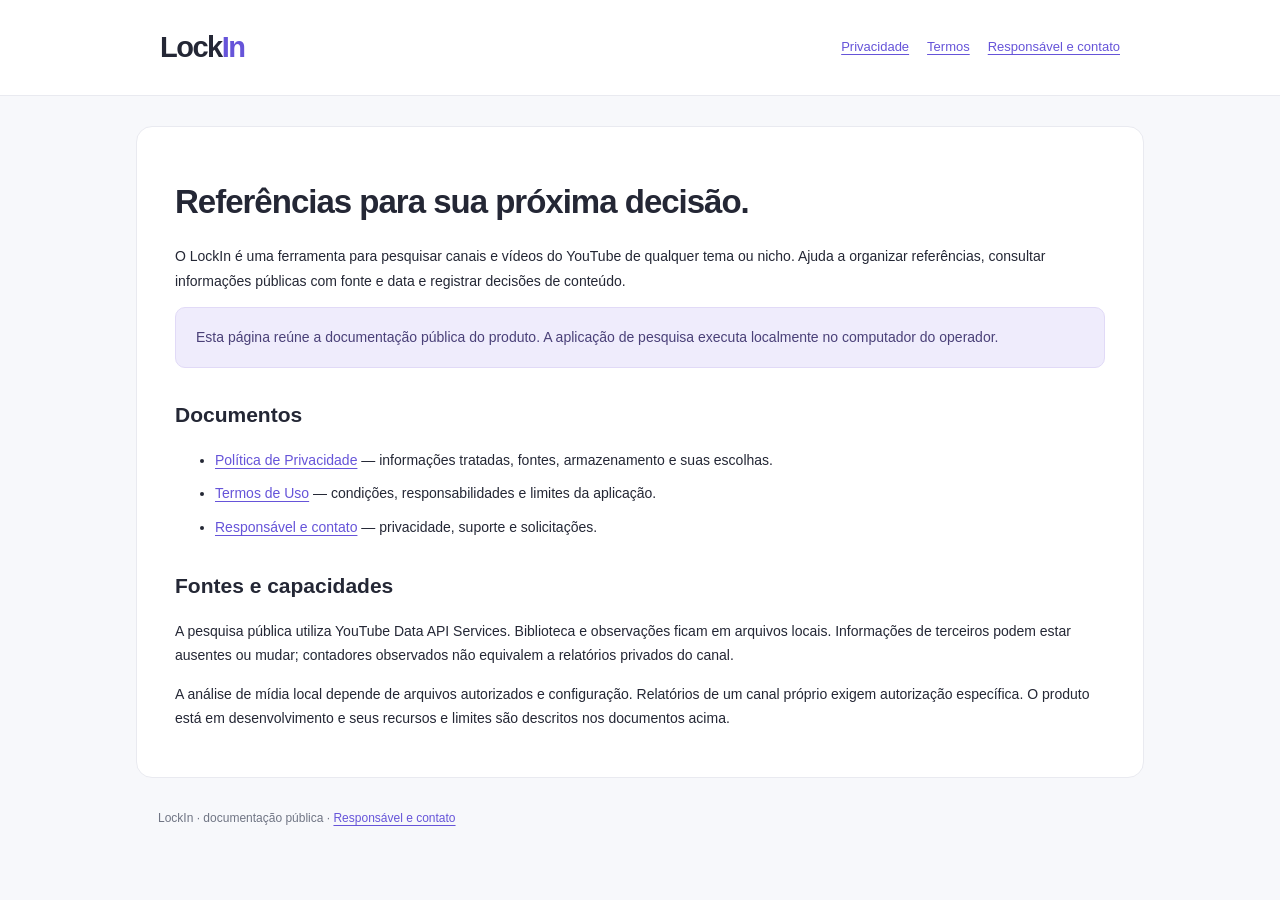
<file: index.html>
<!doctype html>
<html lang="pt-BR"><head><meta charset="utf-8"><meta name="viewport" content="width=device-width,initial-scale=1"><meta name="robots" content="noindex"><meta name="description" content="Documentação, Política de Privacidade e Termos de Uso do LockIn, ferramenta de pesquisa de canais e vídeos de qualquer tema."><title>LockIn · Documentação</title><link rel="stylesheet" href="legal/legal.css"></head><body>
<a class="skip" href="#content">Ir para o conteúdo</a><header><a class="brand" href="./">Lock<span>In</span></a><nav aria-label="Documentos"><a href="legal/privacy.html">Privacidade</a><a href="legal/terms.html">Termos</a><a href="legal/contact.html">Responsável e contato</a></nav></header>
<main id="content"><h1>Referências para sua próxima decisão.</h1><p>O LockIn é uma ferramenta para pesquisar canais e vídeos do YouTube de qualquer tema ou nicho. Ajuda a organizar referências, consultar informações públicas com fonte e data e registrar decisões de conteúdo.</p><div class="notice"><p>Esta página reúne a documentação pública do produto. A aplicação de pesquisa executa localmente no computador do operador.</p></div><section><h2>Documentos</h2><ul><li><a href="legal/privacy.html">Política de Privacidade</a> — informações tratadas, fontes, armazenamento e suas escolhas.</li><li><a href="legal/terms.html">Termos de Uso</a> — condições, responsabilidades e limites da aplicação.</li><li><a href="legal/contact.html">Responsável e contato</a> — privacidade, suporte e solicitações.</li></ul></section><section><h2>Fontes e capacidades</h2><p>A pesquisa pública utiliza YouTube Data API Services. Biblioteca e observações ficam em arquivos locais. Informações de terceiros podem estar ausentes ou mudar; contadores observados não equivalem a relatórios privados do canal.</p><p>A análise de mídia local depende de arquivos autorizados e configuração. Relatórios de um canal próprio exigem autorização específica. O produto está em desenvolvimento e seus recursos e limites são descritos nos documentos acima.</p></section></main><footer>LockIn · documentação pública · <a href="legal/contact.html">Responsável e contato</a></footer></body></html>
</file>
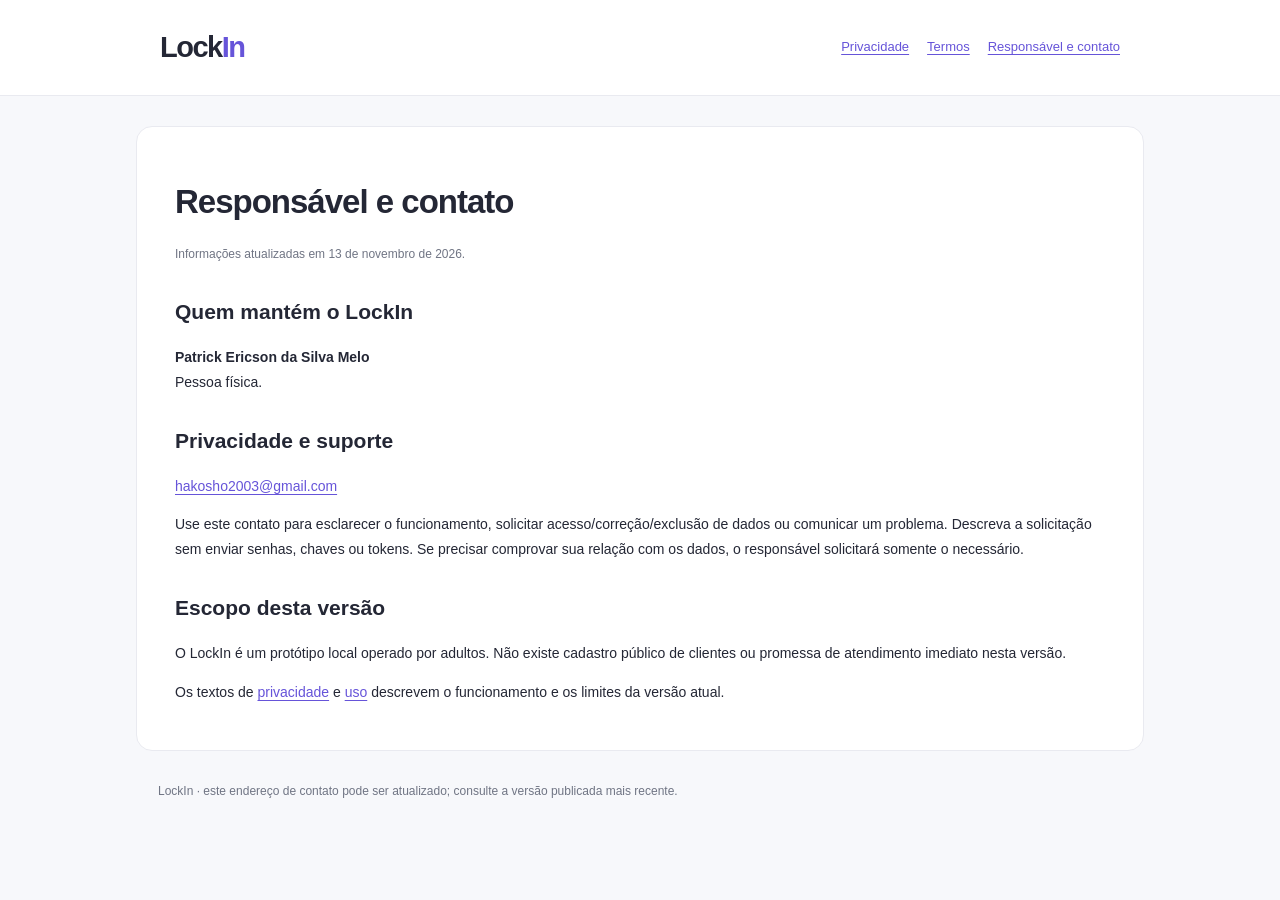
<file: legal/contact.html>
<!doctype html><html lang="pt-BR"><head><meta charset="utf-8"><meta name="viewport" content="width=device-width,initial-scale=1"><meta name="robots" content="noindex"><title>Responsável e contato · LockIn</title><link rel="stylesheet" href="./legal.css"></head><body>
<a class="skip" href="#content">Ir para o conteúdo</a><header><a class="brand" href="../">Lock<span>In</span></a><nav aria-label="Documentos"><a href="./privacy.html">Privacidade</a><a href="./terms.html">Termos</a><a href="./contact.html" aria-current="page">Responsável e contato</a></nav></header>
<main id="content"><h1>Responsável e contato</h1><p class="version">Informações atualizadas em 13 de novembro de 2026.</p><section class="contact-card"><h2>Quem mantém o LockIn</h2><p><strong>Patrick Ericson da Silva Melo</strong><br>Pessoa física.</p><h2>Privacidade e suporte</h2><p><a href="mailto:hakosho2003@gmail.com">hakosho2003@gmail.com</a></p><p>Use este contato para esclarecer o funcionamento, solicitar acesso/correção/exclusão de dados ou comunicar um problema. Descreva a solicitação sem enviar senhas, chaves ou tokens. Se precisar comprovar sua relação com os dados, o responsável solicitará somente o necessário.</p></section><section><h2>Escopo desta versão</h2><p>O LockIn é um protótipo local operado por adultos. Não existe cadastro público de clientes ou promessa de atendimento imediato nesta versão.</p><p>Os textos de <a href="./privacy.html">privacidade</a> e <a href="./terms.html">uso</a> descrevem o funcionamento e os limites da versão atual.</p></section></main><footer>LockIn · este endereço de contato pode ser atualizado; consulte a versão publicada mais recente.</footer></body></html>
</file>
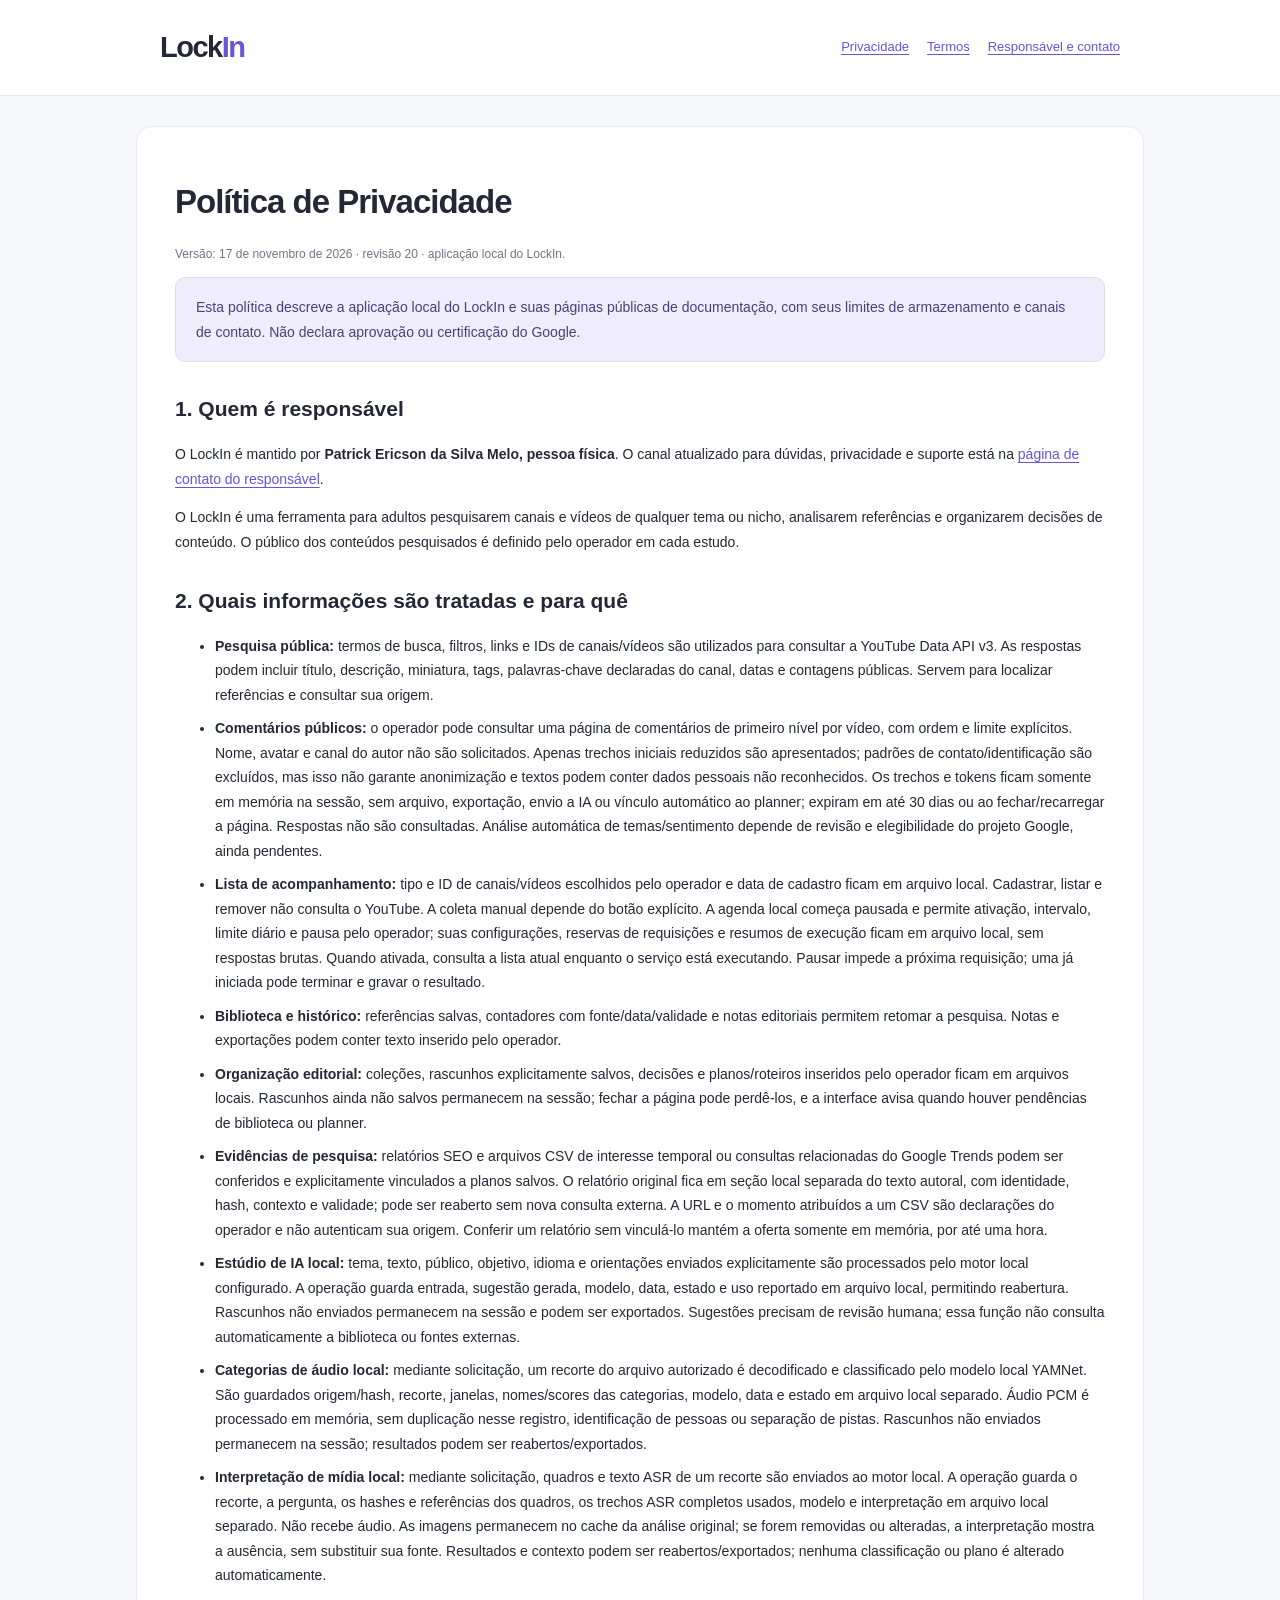
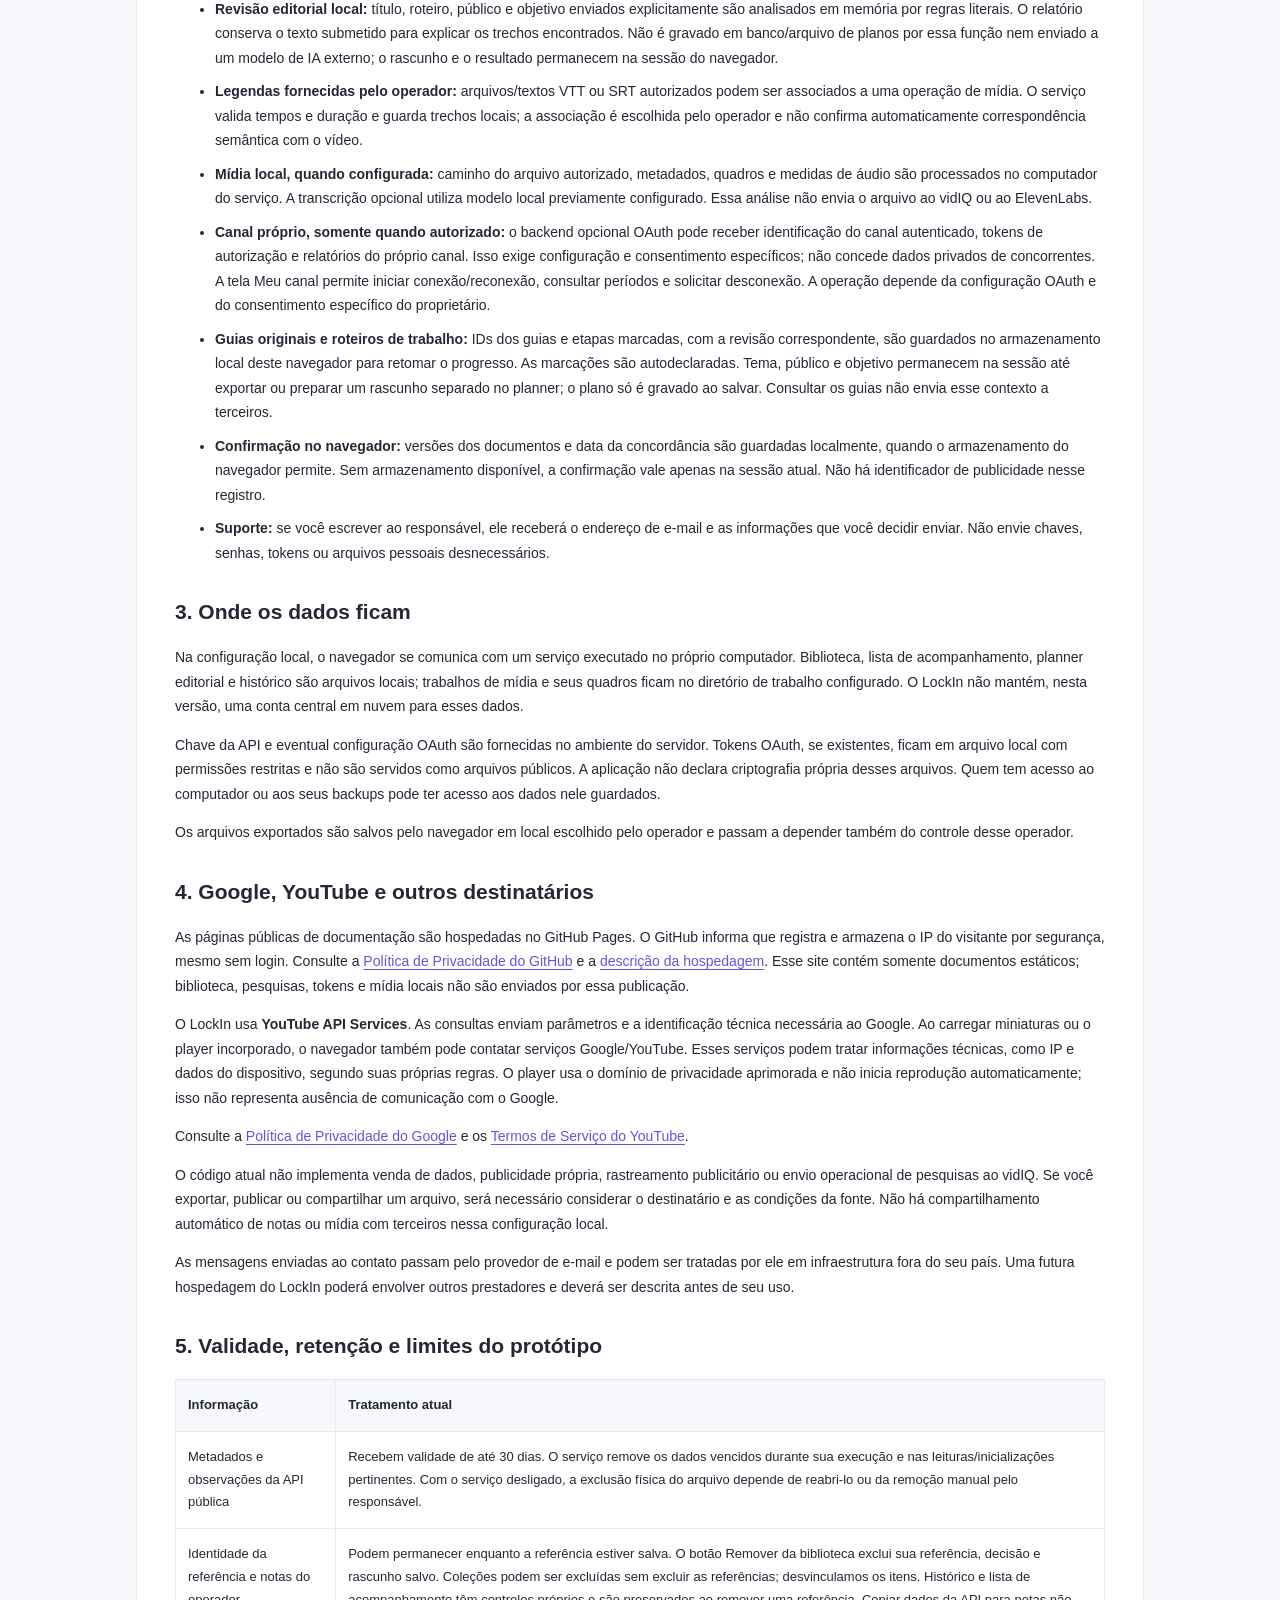
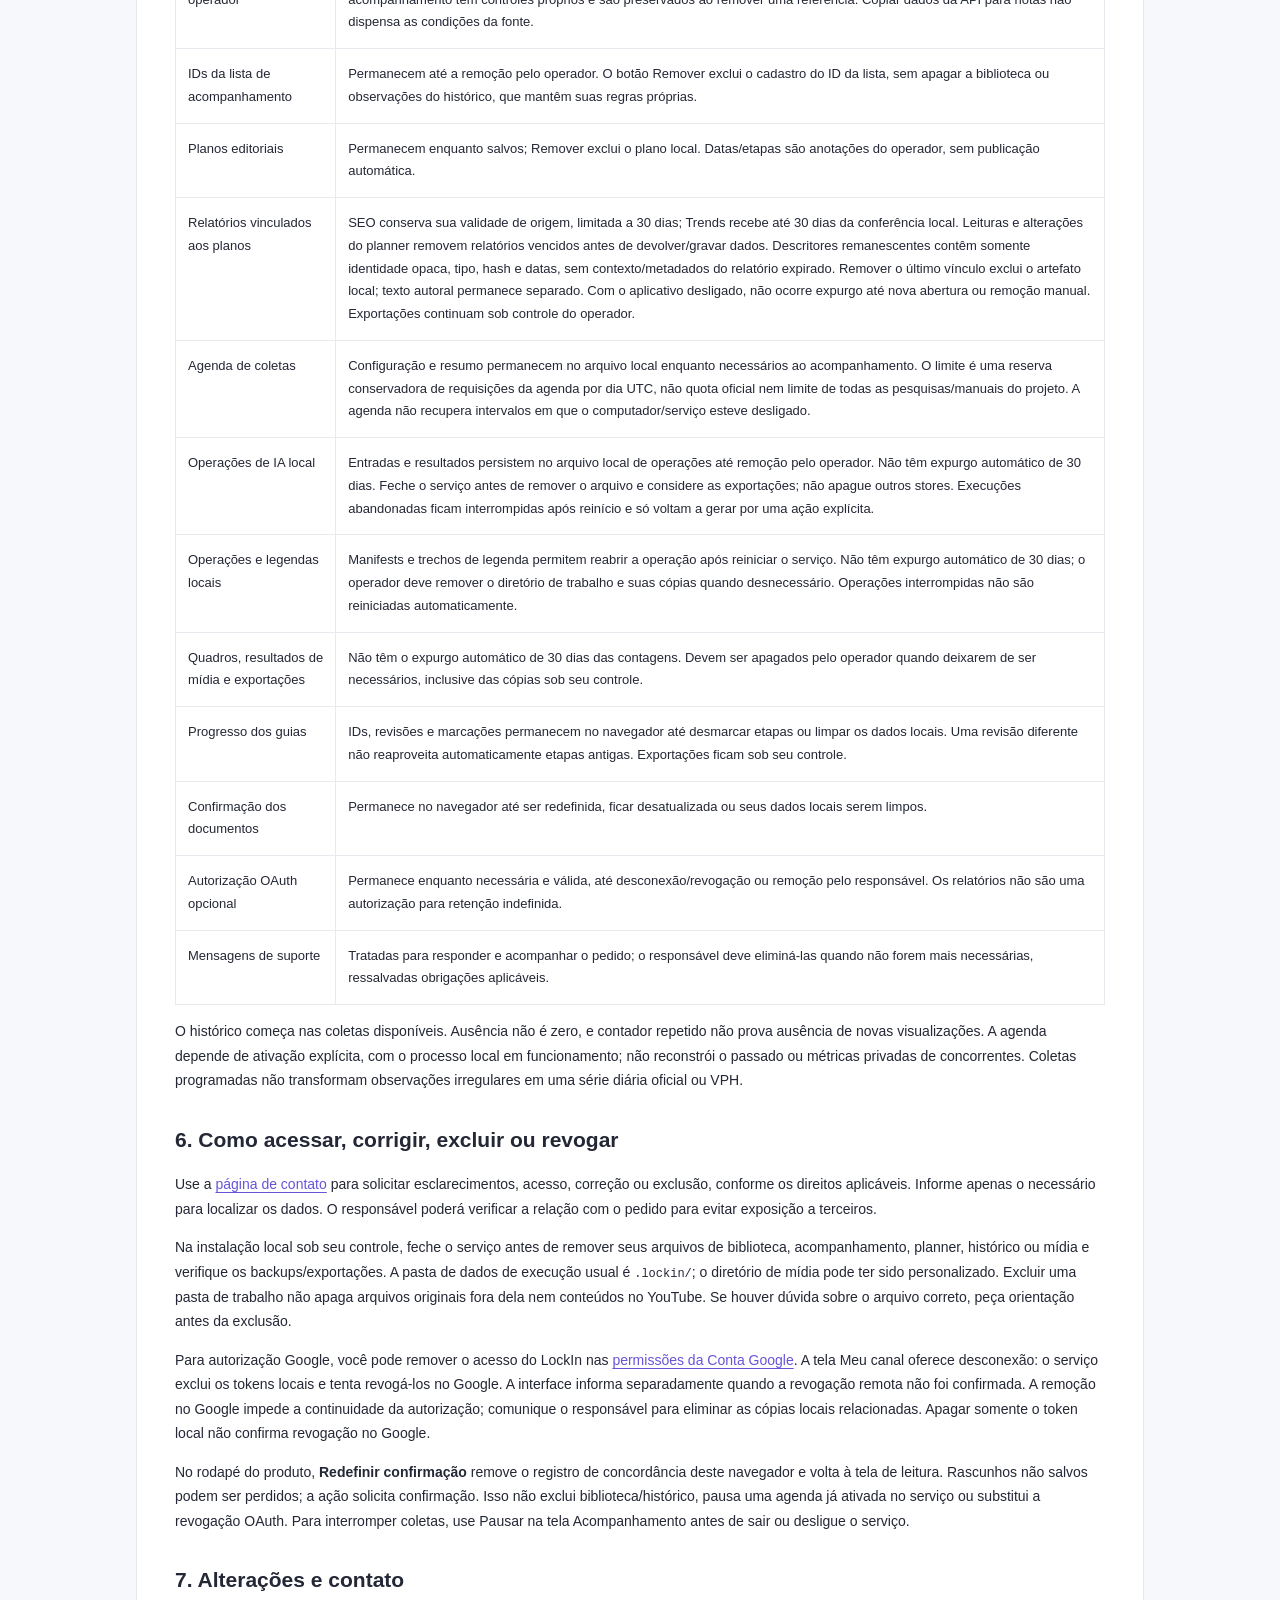
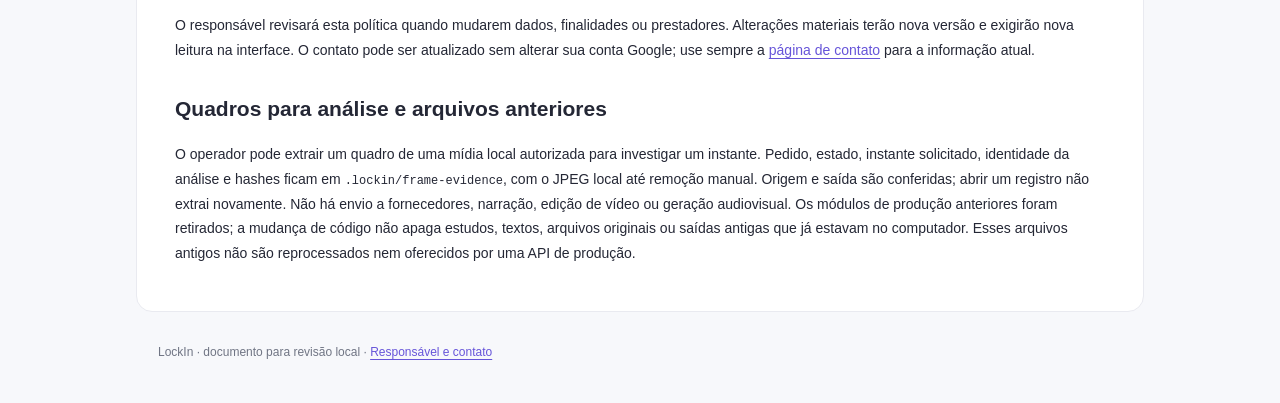
<file: legal/privacy.html>
<!doctype html><html lang="pt-BR"><head><meta charset="utf-8"><meta name="viewport" content="width=device-width,initial-scale=1"><meta name="robots" content="noindex"><title>Privacidade · LockIn</title><link rel="stylesheet" href="./legal.css"></head><body>
<a class="skip" href="#content">Ir para o conteúdo</a><header><a class="brand" href="../">Lock<span>In</span></a><nav aria-label="Documentos"><a href="./privacy.html" aria-current="page">Privacidade</a><a href="./terms.html">Termos</a><a href="./contact.html">Responsável e contato</a></nav></header>
<main id="content"><h1>Política de Privacidade</h1><p class="version">Versão: 17 de novembro de 2026 · revisão 20 · aplicação local do LockIn.</p>
<div class="notice"><p>Esta política descreve a aplicação local do LockIn e suas páginas públicas de documentação, com seus limites de armazenamento e canais de contato. Não declara aprovação ou certificação do Google.</p></div>
<section><h2>1. Quem é responsável</h2><p>O LockIn é mantido por <strong>Patrick Ericson da Silva Melo, pessoa física</strong>. O canal atualizado para dúvidas, privacidade e suporte está na <a href="./contact.html">página de contato do responsável</a>.</p><p>O LockIn é uma ferramenta para adultos pesquisarem canais e vídeos de qualquer tema ou nicho, analisarem referências e organizarem decisões de conteúdo. O público dos conteúdos pesquisados é definido pelo operador em cada estudo.</p></section>
<section><h2>2. Quais informações são tratadas e para quê</h2><ul>
<li><strong>Pesquisa pública:</strong> termos de busca, filtros, links e IDs de canais/vídeos são utilizados para consultar a YouTube Data API v3. As respostas podem incluir título, descrição, miniatura, tags, palavras-chave declaradas do canal, datas e contagens públicas. Servem para localizar referências e consultar sua origem.</li>



<li><strong>Comentários públicos:</strong> o operador pode consultar uma página de comentários de primeiro nível por vídeo, com ordem e limite explícitos. Nome, avatar e canal do autor não são solicitados. Apenas trechos iniciais reduzidos são apresentados; padrões de contato/identificação são excluídos, mas isso não garante anonimização e textos podem conter dados pessoais não reconhecidos. Os trechos e tokens ficam somente em memória na sessão, sem arquivo, exportação, envio a IA ou vínculo automático ao planner; expiram em até 30 dias ou ao fechar/recarregar a página. Respostas não são consultadas. Análise automática de temas/sentimento depende de revisão e elegibilidade do projeto Google, ainda pendentes.</li>
<li><strong>Lista de acompanhamento:</strong> tipo e ID de canais/vídeos escolhidos pelo operador e data de cadastro ficam em arquivo local. Cadastrar, listar e remover não consulta o YouTube. A coleta manual depende do botão explícito. A agenda local começa pausada e permite ativação, intervalo, limite diário e pausa pelo operador; suas configurações, reservas de requisições e resumos de execução ficam em arquivo local, sem respostas brutas. Quando ativada, consulta a lista atual enquanto o serviço está executando. Pausar impede a próxima requisição; uma já iniciada pode terminar e gravar o resultado.</li>
<li><strong>Biblioteca e histórico:</strong> referências salvas, contadores com fonte/data/validade e notas editoriais permitem retomar a pesquisa. Notas e exportações podem conter texto inserido pelo operador.</li>
<li><strong>Organização editorial:</strong> coleções, rascunhos explicitamente salvos, decisões e planos/roteiros inseridos pelo operador ficam em arquivos locais. Rascunhos ainda não salvos permanecem na sessão; fechar a página pode perdê-los, e a interface avisa quando houver pendências de biblioteca ou planner.</li>
<li><strong>Evidências de pesquisa:</strong> relatórios SEO e arquivos CSV de interesse temporal ou consultas relacionadas do Google Trends podem ser conferidos e explicitamente vinculados a planos salvos. O relatório original fica em seção local separada do texto autoral, com identidade, hash, contexto e validade; pode ser reaberto sem nova consulta externa. A URL e o momento atribuídos a um CSV são declarações do operador e não autenticam sua origem. Conferir um relatório sem vinculá-lo mantém a oferta somente em memória, por até uma hora.</li>
<li><strong>Estúdio de IA local:</strong> tema, texto, público, objetivo, idioma e orientações enviados explicitamente são processados pelo motor local configurado. A operação guarda entrada, sugestão gerada, modelo, data, estado e uso reportado em arquivo local, permitindo reabertura. Rascunhos não enviados permanecem na sessão e podem ser exportados. Sugestões precisam de revisão humana; essa função não consulta automaticamente a biblioteca ou fontes externas.</li>
<li><strong>Categorias de áudio local:</strong> mediante solicitação, um recorte do arquivo autorizado é decodificado e classificado pelo modelo local YAMNet. São guardados origem/hash, recorte, janelas, nomes/scores das categorias, modelo, data e estado em arquivo local separado. Áudio PCM é processado em memória, sem duplicação nesse registro, identificação de pessoas ou separação de pistas. Rascunhos não enviados permanecem na sessão; resultados podem ser reabertos/exportados.</li>
<li><strong>Interpretação de mídia local:</strong> mediante solicitação, quadros e texto ASR de um recorte são enviados ao motor local. A operação guarda o recorte, a pergunta, os hashes e referências dos quadros, os trechos ASR completos usados, modelo e interpretação em arquivo local separado. Não recebe áudio. As imagens permanecem no cache da análise original; se forem removidas ou alteradas, a interpretação mostra a ausência, sem substituir sua fonte. Resultados e contexto podem ser reabertos/exportados; nenhuma classificação ou plano é alterado automaticamente.</li>
<li><strong>Revisão editorial local:</strong> título, roteiro, público e objetivo enviados explicitamente são analisados em memória por regras literais. O relatório conserva o texto submetido para explicar os trechos encontrados. Não é gravado em banco/arquivo de planos por essa função nem enviado a um modelo de IA externo; o rascunho e o resultado permanecem na sessão do navegador.</li>
<li><strong>Legendas fornecidas pelo operador:</strong> arquivos/textos VTT ou SRT autorizados podem ser associados a uma operação de mídia. O serviço valida tempos e duração e guarda trechos locais; a associação é escolhida pelo operador e não confirma automaticamente correspondência semântica com o vídeo.</li>
<li><strong>Mídia local, quando configurada:</strong> caminho do arquivo autorizado, metadados, quadros e medidas de áudio são processados no computador do serviço. A transcrição opcional utiliza modelo local previamente configurado. Essa análise não envia o arquivo ao vidIQ ou ao ElevenLabs.</li>
<li><strong>Canal próprio, somente quando autorizado:</strong> o backend opcional OAuth pode receber identificação do canal autenticado, tokens de autorização e relatórios do próprio canal. Isso exige configuração e consentimento específicos; não concede dados privados de concorrentes. A tela Meu canal permite iniciar conexão/reconexão, consultar períodos e solicitar desconexão. A operação depende da configuração OAuth e do consentimento específico do proprietário.</li>
<li><strong>Guias originais e roteiros de trabalho:</strong> IDs dos guias e etapas marcadas, com a revisão correspondente, são guardados no armazenamento local deste navegador para retomar o progresso. As marcações são autodeclaradas. Tema, público e objetivo permanecem na sessão até exportar ou preparar um rascunho separado no planner; o plano só é gravado ao salvar. Consultar os guias não envia esse contexto a terceiros.</li>
<li><strong>Confirmação no navegador:</strong> versões dos documentos e data da concordância são guardadas localmente, quando o armazenamento do navegador permite. Sem armazenamento disponível, a confirmação vale apenas na sessão atual. Não há identificador de publicidade nesse registro.</li>
<li><strong>Suporte:</strong> se você escrever ao responsável, ele receberá o endereço de e-mail e as informações que você decidir enviar. Não envie chaves, senhas, tokens ou arquivos pessoais desnecessários.</li>
</ul></section>
<section><h2>3. Onde os dados ficam</h2><p>Na configuração local, o navegador se comunica com um serviço executado no próprio computador. Biblioteca, lista de acompanhamento, planner editorial e histórico são arquivos locais; trabalhos de mídia e seus quadros ficam no diretório de trabalho configurado. O LockIn não mantém, nesta versão, uma conta central em nuvem para esses dados.</p><p>Chave da API e eventual configuração OAuth são fornecidas no ambiente do servidor. Tokens OAuth, se existentes, ficam em arquivo local com permissões restritas e não são servidos como arquivos públicos. A aplicação não declara criptografia própria desses arquivos. Quem tem acesso ao computador ou aos seus backups pode ter acesso aos dados nele guardados.</p><p>Os arquivos exportados são salvos pelo navegador em local escolhido pelo operador e passam a depender também do controle desse operador.</p></section>
<section><h2>4. Google, YouTube e outros destinatários</h2><p>As páginas públicas de documentação são hospedadas no GitHub Pages. O GitHub informa que registra e armazena o IP do visitante por segurança, mesmo sem login. Consulte a <a href="https://docs.github.com/en/site-policy/privacy-policies/github-general-privacy-statement" target="_blank" rel="noopener">Política de Privacidade do GitHub</a> e a <a href="https://docs.github.com/en/pages/getting-started-with-github-pages/what-is-github-pages#data-collection" target="_blank" rel="noopener">descrição da hospedagem</a>. Esse site contém somente documentos estáticos; biblioteca, pesquisas, tokens e mídia locais não são enviados por essa publicação.</p><p>O LockIn usa <strong>YouTube API Services</strong>. As consultas enviam parâmetros e a identificação técnica necessária ao Google. Ao carregar miniaturas ou o player incorporado, o navegador também pode contatar serviços Google/YouTube. Esses serviços podem tratar informações técnicas, como IP e dados do dispositivo, segundo suas próprias regras. O player usa o domínio de privacidade aprimorada e não inicia reprodução automaticamente; isso não representa ausência de comunicação com o Google.</p><p>Consulte a <a href="https://policies.google.com/privacy" target="_blank" rel="noopener">Política de Privacidade do Google</a> e os <a href="https://www.youtube.com/t/terms" target="_blank" rel="noopener">Termos de Serviço do YouTube</a>.</p><p>O código atual não implementa venda de dados, publicidade própria, rastreamento publicitário ou envio operacional de pesquisas ao vidIQ. Se você exportar, publicar ou compartilhar um arquivo, será necessário considerar o destinatário e as condições da fonte. Não há compartilhamento automático de notas ou mídia com terceiros nessa configuração local.</p><p>As mensagens enviadas ao contato passam pelo provedor de e-mail e podem ser tratadas por ele em infraestrutura fora do seu país. Uma futura hospedagem do LockIn poderá envolver outros prestadores e deverá ser descrita antes de seu uso.</p></section>
<section><h2>5. Validade, retenção e limites do protótipo</h2><div class="table-scroll"><table><thead><tr><th>Informação</th><th>Tratamento atual</th></tr></thead><tbody>
<tr><td>Metadados e observações da API pública</td><td>Recebem validade de até 30 dias. O serviço remove os dados vencidos durante sua execução e nas leituras/inicializações pertinentes. Com o serviço desligado, a exclusão física do arquivo depende de reabri-lo ou da remoção manual pelo responsável.</td></tr>
<tr><td>Identidade da referência e notas do operador</td><td>Podem permanecer enquanto a referência estiver salva. O botão Remover da biblioteca exclui sua referência, decisão e rascunho salvo. Coleções podem ser excluídas sem excluir as referências; desvinculamos os itens. Histórico e lista de acompanhamento têm controles próprios e são preservados ao remover uma referência. Copiar dados da API para notas não dispensa as condições da fonte.</td></tr>
<tr><td>IDs da lista de acompanhamento</td><td>Permanecem até a remoção pelo operador. O botão Remover exclui o cadastro do ID da lista, sem apagar a biblioteca ou observações do histórico, que mantêm suas regras próprias.</td></tr>
<tr><td>Planos editoriais</td><td>Permanecem enquanto salvos; Remover exclui o plano local. Datas/etapas são anotações do operador, sem publicação automática.</td></tr>
<tr><td>Relatórios vinculados aos planos</td><td>SEO conserva sua validade de origem, limitada a 30 dias; Trends recebe até 30 dias da conferência local. Leituras e alterações do planner removem relatórios vencidos antes de devolver/gravar dados. Descritores remanescentes contêm somente identidade opaca, tipo, hash e datas, sem contexto/metadados do relatório expirado. Remover o último vínculo exclui o artefato local; texto autoral permanece separado. Com o aplicativo desligado, não ocorre expurgo até nova abertura ou remoção manual. Exportações continuam sob controle do operador.</td></tr>
<tr><td>Agenda de coletas</td><td>Configuração e resumo permanecem no arquivo local enquanto necessários ao acompanhamento. O limite é uma reserva conservadora de requisições da agenda por dia UTC, não quota oficial nem limite de todas as pesquisas/manuais do projeto. A agenda não recupera intervalos em que o computador/serviço esteve desligado.</td></tr>
<tr><td>Operações de IA local</td><td>Entradas e resultados persistem no arquivo local de operações até remoção pelo operador. Não têm expurgo automático de 30 dias. Feche o serviço antes de remover o arquivo e considere as exportações; não apague outros stores. Execuções abandonadas ficam interrompidas após reinício e só voltam a gerar por uma ação explícita.</td></tr>
<tr><td>Operações e legendas locais</td><td>Manifests e trechos de legenda permitem reabrir a operação após reiniciar o serviço. Não têm expurgo automático de 30 dias; o operador deve remover o diretório de trabalho e suas cópias quando desnecessário. Operações interrompidas não são reiniciadas automaticamente.</td></tr>
<tr><td>Quadros, resultados de mídia e exportações</td><td>Não têm o expurgo automático de 30 dias das contagens. Devem ser apagados pelo operador quando deixarem de ser necessários, inclusive das cópias sob seu controle.</td></tr>
<tr><td>Progresso dos guias</td><td>IDs, revisões e marcações permanecem no navegador até desmarcar etapas ou limpar os dados locais. Uma revisão diferente não reaproveita automaticamente etapas antigas. Exportações ficam sob seu controle.</td></tr>
<tr><td>Confirmação dos documentos</td><td>Permanece no navegador até ser redefinida, ficar desatualizada ou seus dados locais serem limpos.</td></tr>
<tr><td>Autorização OAuth opcional</td><td>Permanece enquanto necessária e válida, até desconexão/revogação ou remoção pelo responsável. Os relatórios não são uma autorização para retenção indefinida.</td></tr>
<tr><td>Mensagens de suporte</td><td>Tratadas para responder e acompanhar o pedido; o responsável deve eliminá-las quando não forem mais necessárias, ressalvadas obrigações aplicáveis.</td></tr>
</tbody></table></div><p>O histórico começa nas coletas disponíveis. Ausência não é zero, e contador repetido não prova ausência de novas visualizações. A agenda depende de ativação explícita, com o processo local em funcionamento; não reconstrói o passado ou métricas privadas de concorrentes. Coletas programadas não transformam observações irregulares em uma série diária oficial ou VPH.</p></section>
<section><h2>6. Como acessar, corrigir, excluir ou revogar</h2><p>Use a <a href="./contact.html">página de contato</a> para solicitar esclarecimentos, acesso, correção ou exclusão, conforme os direitos aplicáveis. Informe apenas o necessário para localizar os dados. O responsável poderá verificar a relação com o pedido para evitar exposição a terceiros.</p><p>Na instalação local sob seu controle, feche o serviço antes de remover seus arquivos de biblioteca, acompanhamento, planner, histórico ou mídia e verifique os backups/exportações. A pasta de dados de execução usual é <code>.lockin/</code>; o diretório de mídia pode ter sido personalizado. Excluir uma pasta de trabalho não apaga arquivos originais fora dela nem conteúdos no YouTube. Se houver dúvida sobre o arquivo correto, peça orientação antes da exclusão.</p><p>Para autorização Google, você pode remover o acesso do LockIn nas <a href="https://myaccount.google.com/permissions" target="_blank" rel="noopener">permissões da Conta Google</a>. A tela Meu canal oferece desconexão: o serviço exclui os tokens locais e tenta revogá-los no Google. A interface informa separadamente quando a revogação remota não foi confirmada. A remoção no Google impede a continuidade da autorização; comunique o responsável para eliminar as cópias locais relacionadas. Apagar somente o token local não confirma revogação no Google.</p><p>No rodapé do produto, <strong>Redefinir confirmação</strong> remove o registro de concordância deste navegador e volta à tela de leitura. Rascunhos não salvos podem ser perdidos; a ação solicita confirmação. Isso não exclui biblioteca/histórico, pausa uma agenda já ativada no serviço ou substitui a revogação OAuth. Para interromper coletas, use Pausar na tela Acompanhamento antes de sair ou desligue o serviço.</p></section>
<section><h2>7. Alterações e contato</h2><p>O responsável revisará esta política quando mudarem dados, finalidades ou prestadores. Alterações materiais terão nova versão e exigirão nova leitura na interface. O contato pode ser atualizado sem alterar sua conta Google; use sempre a <a href="./contact.html">página de contato</a> para a informação atual.</p></section>
<section><h2>Quadros para análise e arquivos anteriores</h2><p>O operador pode extrair um quadro de uma mídia local autorizada para investigar um instante. Pedido, estado, instante solicitado, identidade da análise e hashes ficam em <code>.lockin/frame-evidence</code>, com o JPEG local até remoção manual. Origem e saída são conferidas; abrir um registro não extrai novamente. Não há envio a fornecedores, narração, edição de vídeo ou geração audiovisual. Os módulos de produção anteriores foram retirados; a mudança de código não apaga estudos, textos, arquivos originais ou saídas antigas que já estavam no computador. Esses arquivos antigos não são reprocessados nem oferecidos por uma API de produção.</p></section></main><footer>LockIn · documento para revisão local · <a href="./contact.html">Responsável e contato</a></footer></body></html>
</file>
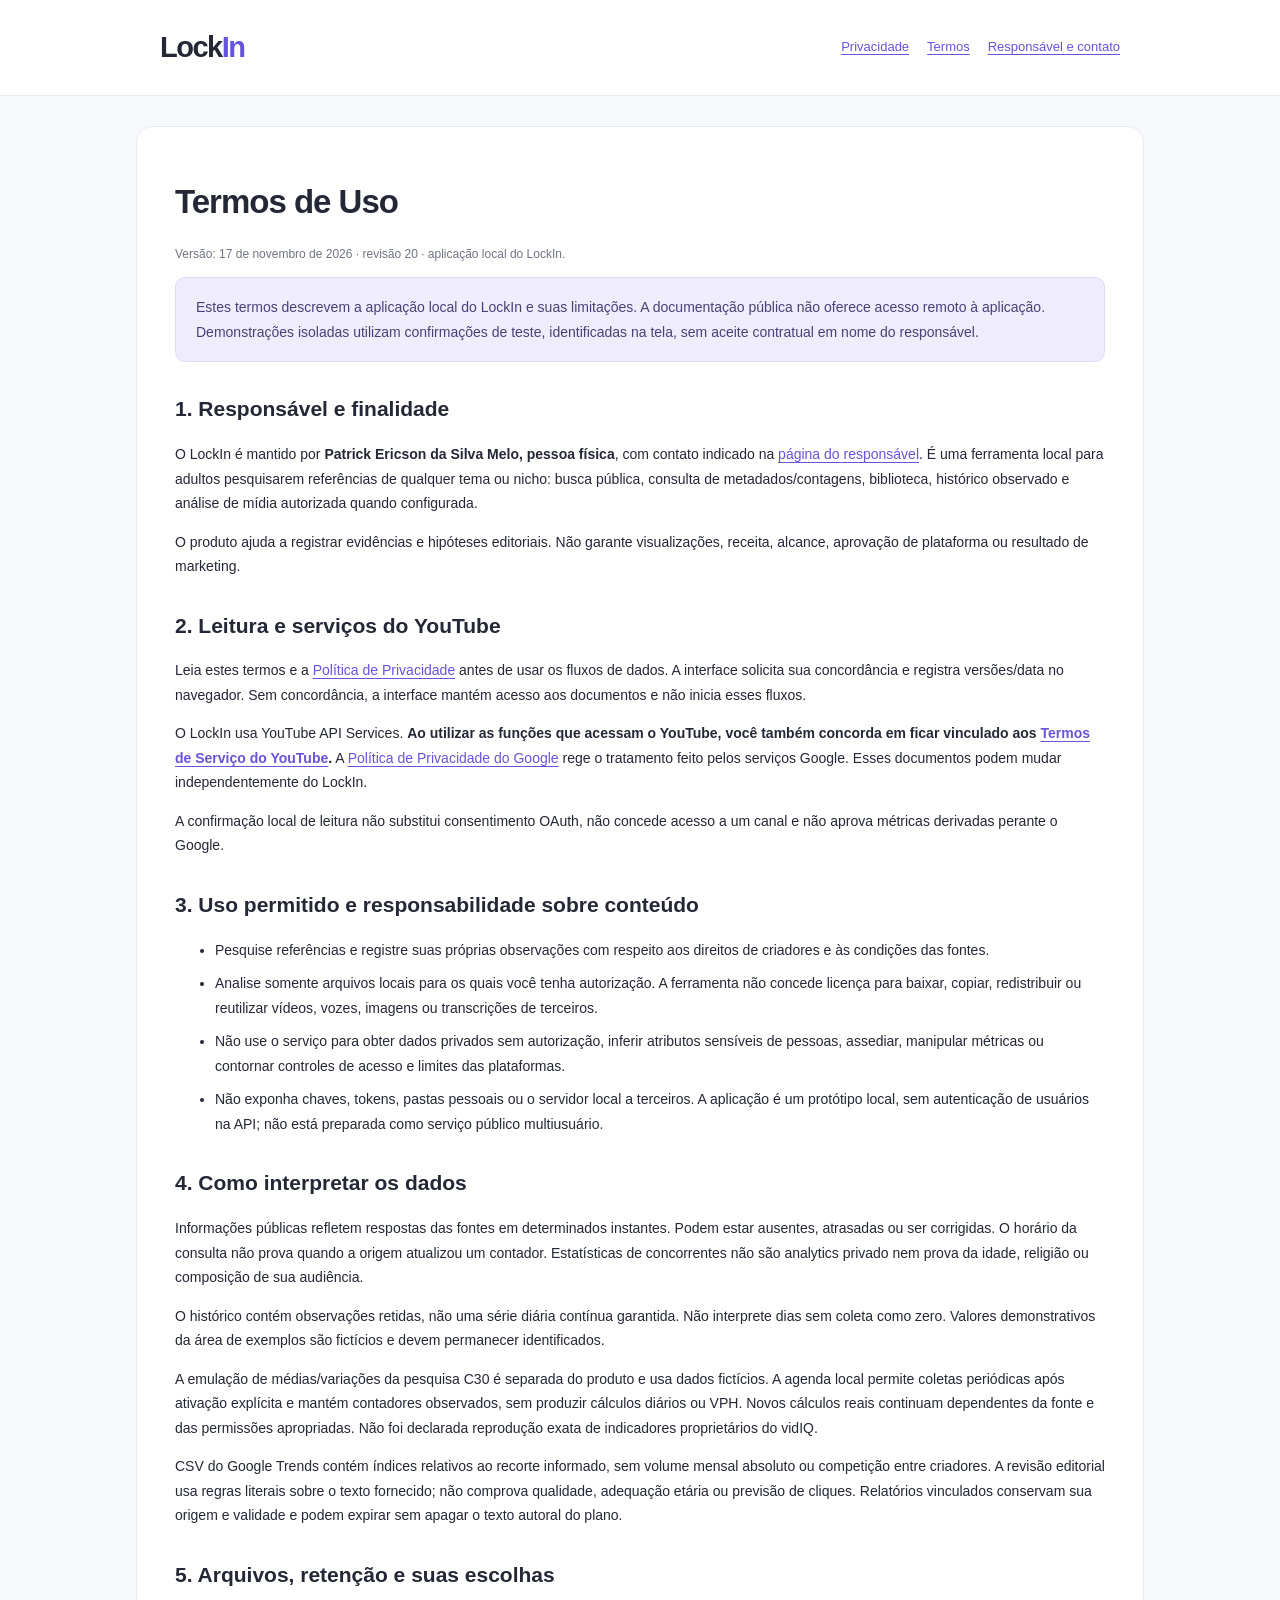
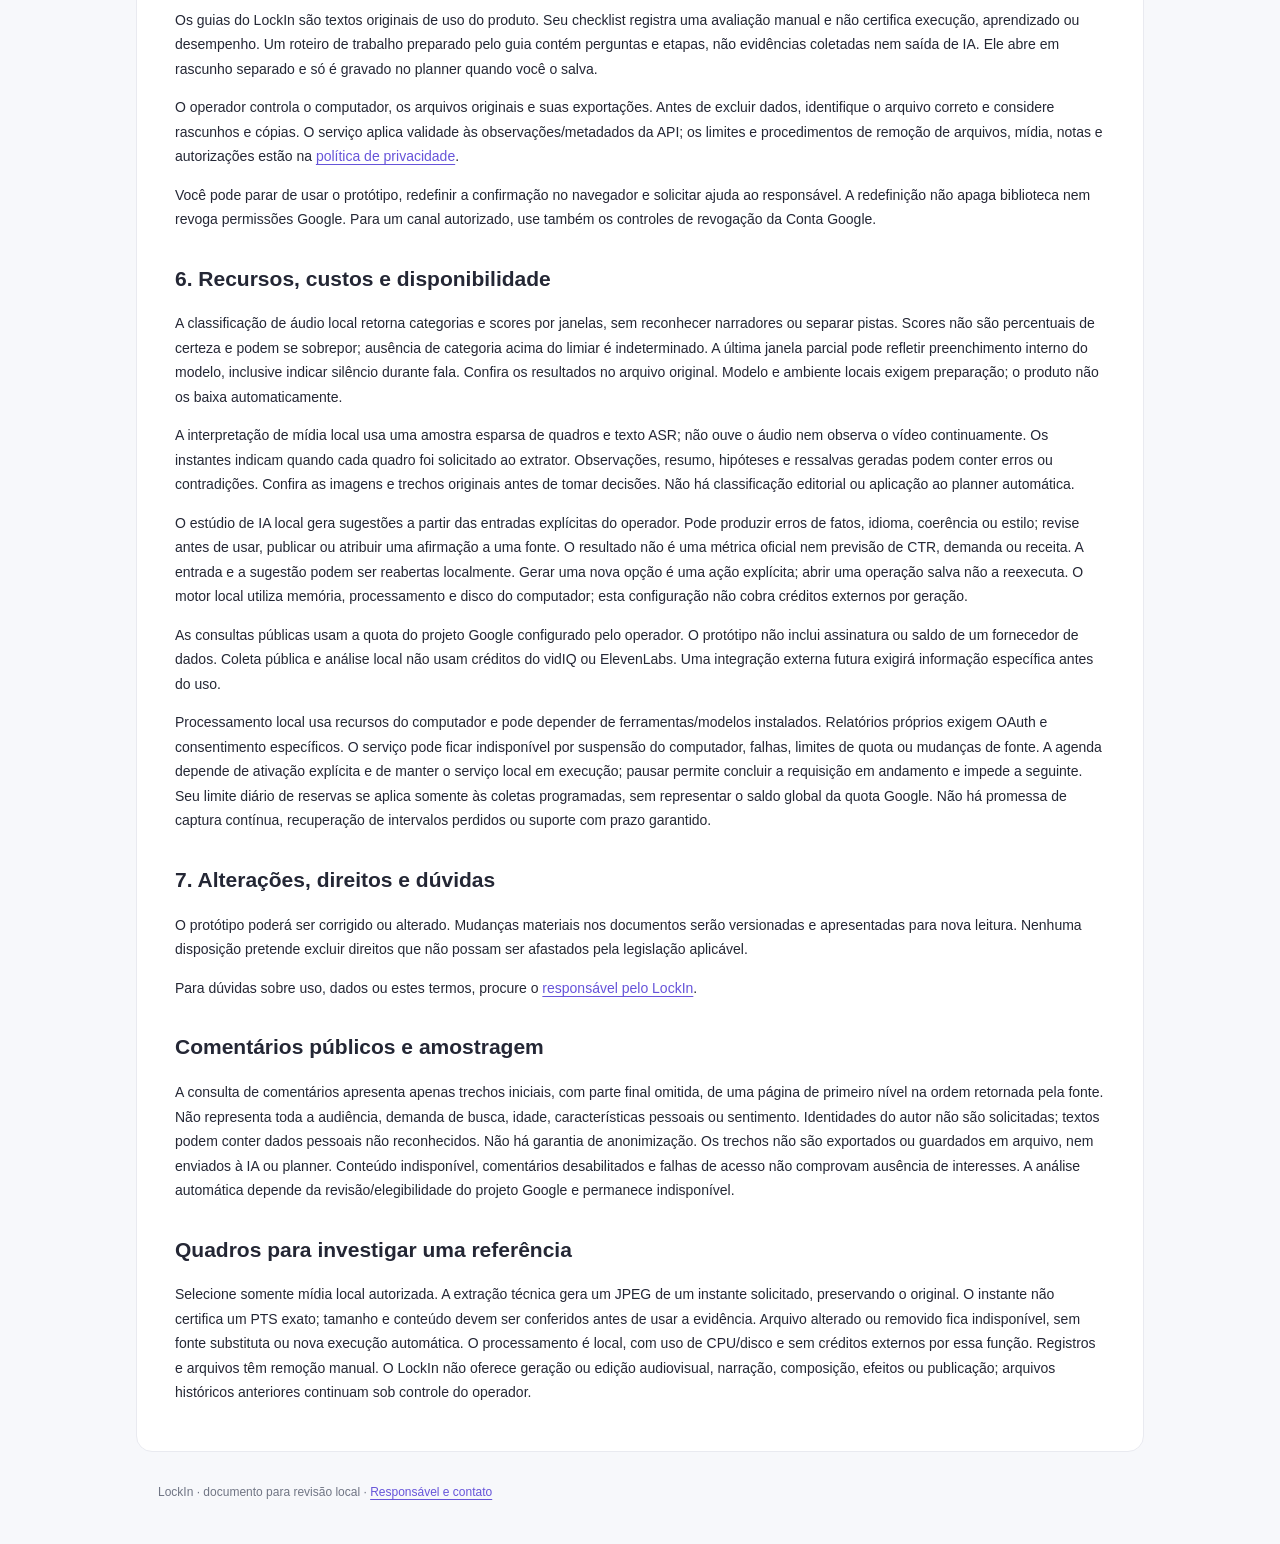
<file: legal/terms.html>
<!doctype html><html lang="pt-BR"><head><meta charset="utf-8"><meta name="viewport" content="width=device-width,initial-scale=1"><meta name="robots" content="noindex"><title>Termos de Uso · LockIn</title><link rel="stylesheet" href="./legal.css"></head><body>
<a class="skip" href="#content">Ir para o conteúdo</a><header><a class="brand" href="../">Lock<span>In</span></a><nav aria-label="Documentos"><a href="./privacy.html">Privacidade</a><a href="./terms.html" aria-current="page">Termos</a><a href="./contact.html">Responsável e contato</a></nav></header>
<main id="content"><h1>Termos de Uso</h1><p class="version">Versão: 17 de novembro de 2026 · revisão 20 · aplicação local do LockIn.</p><div class="notice"><p>Estes termos descrevem a aplicação local do LockIn e suas limitações. A documentação pública não oferece acesso remoto à aplicação. Demonstrações isoladas utilizam confirmações de teste, identificadas na tela, sem aceite contratual em nome do responsável.</p></div>
<section><h2>1. Responsável e finalidade</h2><p>O LockIn é mantido por <strong>Patrick Ericson da Silva Melo, pessoa física</strong>, com contato indicado na <a href="./contact.html">página do responsável</a>. É uma ferramenta local para adultos pesquisarem referências de qualquer tema ou nicho: busca pública, consulta de metadados/contagens, biblioteca, histórico observado e análise de mídia autorizada quando configurada.</p><p>O produto ajuda a registrar evidências e hipóteses editoriais. Não garante visualizações, receita, alcance, aprovação de plataforma ou resultado de marketing.</p></section>
<section><h2>2. Leitura e serviços do YouTube</h2><p>Leia estes termos e a <a href="./privacy.html">Política de Privacidade</a> antes de usar os fluxos de dados. A interface solicita sua concordância e registra versões/data no navegador. Sem concordância, a interface mantém acesso aos documentos e não inicia esses fluxos.</p><p>O LockIn usa YouTube API Services. <strong>Ao utilizar as funções que acessam o YouTube, você também concorda em ficar vinculado aos <a href="https://www.youtube.com/t/terms" target="_blank" rel="noopener">Termos de Serviço do YouTube</a>.</strong> A <a href="https://policies.google.com/privacy" target="_blank" rel="noopener">Política de Privacidade do Google</a> rege o tratamento feito pelos serviços Google. Esses documentos podem mudar independentemente do LockIn.</p><p>A confirmação local de leitura não substitui consentimento OAuth, não concede acesso a um canal e não aprova métricas derivadas perante o Google.</p></section>
<section><h2>3. Uso permitido e responsabilidade sobre conteúdo</h2><ul><li>Pesquise referências e registre suas próprias observações com respeito aos direitos de criadores e às condições das fontes.</li><li>Analise somente arquivos locais para os quais você tenha autorização. A ferramenta não concede licença para baixar, copiar, redistribuir ou reutilizar vídeos, vozes, imagens ou transcrições de terceiros.</li><li>Não use o serviço para obter dados privados sem autorização, inferir atributos sensíveis de pessoas, assediar, manipular métricas ou contornar controles de acesso e limites das plataformas.</li><li>Não exponha chaves, tokens, pastas pessoais ou o servidor local a terceiros. A aplicação é um protótipo local, sem autenticação de usuários na API; não está preparada como serviço público multiusuário.</li></ul></section>
<section><h2>4. Como interpretar os dados</h2><p>Informações públicas refletem respostas das fontes em determinados instantes. Podem estar ausentes, atrasadas ou ser corrigidas. O horário da consulta não prova quando a origem atualizou um contador. Estatísticas de concorrentes não são analytics privado nem prova da idade, religião ou composição de sua audiência.</p><p>O histórico contém observações retidas, não uma série diária contínua garantida. Não interprete dias sem coleta como zero. Valores demonstrativos da área de exemplos são fictícios e devem permanecer identificados.</p><p>A emulação de médias/variações da pesquisa C30 é separada do produto e usa dados fictícios. A agenda local permite coletas periódicas após ativação explícita e mantém contadores observados, sem produzir cálculos diários ou VPH. Novos cálculos reais continuam dependentes da fonte e das permissões apropriadas. Não foi declarada reprodução exata de indicadores proprietários do vidIQ.</p><p>CSV do Google Trends contém índices relativos ao recorte informado, sem volume mensal absoluto ou competição entre criadores. A revisão editorial usa regras literais sobre o texto fornecido; não comprova qualidade, adequação etária ou previsão de cliques. Relatórios vinculados conservam sua origem e validade e podem expirar sem apagar o texto autoral do plano.</p></section>
<section><h2>5. Arquivos, retenção e suas escolhas</h2><p>Os guias do LockIn são textos originais de uso do produto. Seu checklist registra uma avaliação manual e não certifica execução, aprendizado ou desempenho. Um roteiro de trabalho preparado pelo guia contém perguntas e etapas, não evidências coletadas nem saída de IA. Ele abre em rascunho separado e só é gravado no planner quando você o salva.</p><p>O operador controla o computador, os arquivos originais e suas exportações. Antes de excluir dados, identifique o arquivo correto e considere rascunhos e cópias. O serviço aplica validade às observações/metadados da API; os limites e procedimentos de remoção de arquivos, mídia, notas e autorizações estão na <a href="./privacy.html">política de privacidade</a>.</p><p>Você pode parar de usar o protótipo, redefinir a confirmação no navegador e solicitar ajuda ao responsável. A redefinição não apaga biblioteca nem revoga permissões Google. Para um canal autorizado, use também os controles de revogação da Conta Google.</p></section>
<section><h2>6. Recursos, custos e disponibilidade</h2><p>A classificação de áudio local retorna categorias e scores por janelas, sem reconhecer narradores ou separar pistas. Scores não são percentuais de certeza e podem se sobrepor; ausência de categoria acima do limiar é indeterminado. A última janela parcial pode refletir preenchimento interno do modelo, inclusive indicar silêncio durante fala. Confira os resultados no arquivo original. Modelo e ambiente locais exigem preparação; o produto não os baixa automaticamente.</p><p>A interpretação de mídia local usa uma amostra esparsa de quadros e texto ASR; não ouve o áudio nem observa o vídeo continuamente. Os instantes indicam quando cada quadro foi solicitado ao extrator. Observações, resumo, hipóteses e ressalvas geradas podem conter erros ou contradições. Confira as imagens e trechos originais antes de tomar decisões. Não há classificação editorial ou aplicação ao planner automática.</p><p>O estúdio de IA local gera sugestões a partir das entradas explícitas do operador. Pode produzir erros de fatos, idioma, coerência ou estilo; revise antes de usar, publicar ou atribuir uma afirmação a uma fonte. O resultado não é uma métrica oficial nem previsão de CTR, demanda ou receita. A entrada e a sugestão podem ser reabertas localmente. Gerar uma nova opção é uma ação explícita; abrir uma operação salva não a reexecuta. O motor local utiliza memória, processamento e disco do computador; esta configuração não cobra créditos externos por geração.</p><p>As consultas públicas usam a quota do projeto Google configurado pelo operador. O protótipo não inclui assinatura ou saldo de um fornecedor de dados. Coleta pública e análise local não usam créditos do vidIQ ou ElevenLabs. Uma integração externa futura exigirá informação específica antes do uso.</p><p>Processamento local usa recursos do computador e pode depender de ferramentas/modelos instalados. Relatórios próprios exigem OAuth e consentimento específicos. O serviço pode ficar indisponível por suspensão do computador, falhas, limites de quota ou mudanças de fonte. A agenda depende de ativação explícita e de manter o serviço local em execução; pausar permite concluir a requisição em andamento e impede a seguinte. Seu limite diário de reservas se aplica somente às coletas programadas, sem representar o saldo global da quota Google. Não há promessa de captura contínua, recuperação de intervalos perdidos ou suporte com prazo garantido.</p></section>
<section><h2>7. Alterações, direitos e dúvidas</h2><p>O protótipo poderá ser corrigido ou alterado. Mudanças materiais nos documentos serão versionadas e apresentadas para nova leitura. Nenhuma disposição pretende excluir direitos que não possam ser afastados pela legislação aplicável.</p><p>Para dúvidas sobre uso, dados ou estes termos, procure o <a href="./contact.html">responsável pelo LockIn</a>.</p></section>
<section><h2>Comentários públicos e amostragem</h2><p>A consulta de comentários apresenta apenas trechos iniciais, com parte final omitida, de uma página de primeiro nível na ordem retornada pela fonte. Não representa toda a audiência, demanda de busca, idade, características pessoais ou sentimento. Identidades do autor não são solicitadas; textos podem conter dados pessoais não reconhecidos. Não há garantia de anonimização. Os trechos não são exportados ou guardados em arquivo, nem enviados à IA ou planner. Conteúdo indisponível, comentários desabilitados e falhas de acesso não comprovam ausência de interesses. A análise automática depende da revisão/elegibilidade do projeto Google e permanece indisponível.</p></section><section><h2>Quadros para investigar uma referência</h2><p>Selecione somente mídia local autorizada. A extração técnica gera um JPEG de um instante solicitado, preservando o original. O instante não certifica um PTS exato; tamanho e conteúdo devem ser conferidos antes de usar a evidência. Arquivo alterado ou removido fica indisponível, sem fonte substituta ou nova execução automática. O processamento é local, com uso de CPU/disco e sem créditos externos por essa função. Registros e arquivos têm remoção manual. O LockIn não oferece geração ou edição audiovisual, narração, composição, efeitos ou publicação; arquivos históricos anteriores continuam sob controle do operador.</p></section></main><footer>LockIn · documento para revisão local · <a href="./contact.html">Responsável e contato</a></footer></body></html>
</file>
<file: legal/legal.css>
:root{font-family:Inter,-apple-system,BlinkMacSystemFont,"Segoe UI",sans-serif;color:#242735;background:#f7f8fb;line-height:1.75;--accent:#6654d9}*{box-sizing:border-box}body{margin:0}header{background:white;border-bottom:1px solid #e9eaf0;padding:22px max(24px,calc((100vw - 960px)/2));display:flex;align-items:center;justify-content:space-between;gap:24px;flex-wrap:wrap}.brand{font-size:29px;font-weight:780;letter-spacing:-1.5px;text-decoration:none;color:#242735}.brand span{color:var(--accent)}nav{display:flex;gap:18px;flex-wrap:wrap;font-size:13px}a{color:var(--accent);text-underline-offset:3px}a:focus-visible{outline:3px solid #a59aed;outline-offset:4px}main{max-width:1008px;margin:30px auto;padding:32px 38px;background:white;border:1px solid #e9eaf0;border-radius:16px}h1{font-size:33px;letter-spacing:-1px;line-height:1.25}h2{font-size:21px;line-height:1.45;margin-top:32px}h3{font-size:17px}p,li{font-size:14px}li{margin:9px 0}.version{font-size:12px;color:#707584}.notice{background:#efecfc;border:1px solid #e1daf7;color:#4a4078;border-radius:10px;padding:17px 20px}.notice p{margin:0}footer{max-width:1008px;margin:20px auto 40px;padding:0 22px;font-size:12px;color:#707584;line-height:1.8}.table-scroll{overflow:auto}table{border-collapse:collapse;width:100%;font-size:13px}th,td{text-align:left;padding:14px 12px;border:1px solid #e9eaf0;vertical-align:top}th{background:#f7f8fb}.contact-card{font-size:17px;overflow-wrap:anywhere}code{font-size:12px;overflow-wrap:anywhere}.skip{position:absolute;left:-9999px}.skip:focus{position:fixed;top:12px;left:12px;background:white;padding:12px;z-index:3}@media(max-width:600px){header{padding:20px}main{margin:18px 12px;padding:22px 18px}h1{font-size:28px}h2{font-size:20px}nav{gap:13px}th,td{min-width:130px}}@media print{body{background:white}header,footer,.skip{display:none}main{border:0;margin:0;padding:0;max-width:none}h1{font-size:25px}h2{font-size:18px;break-after:avoid}p,li,th,td{font-size:10pt}.notice{background:none;border:1px solid #bbb}a{color:inherit}section,tr{break-inside:avoid}}
</file>
